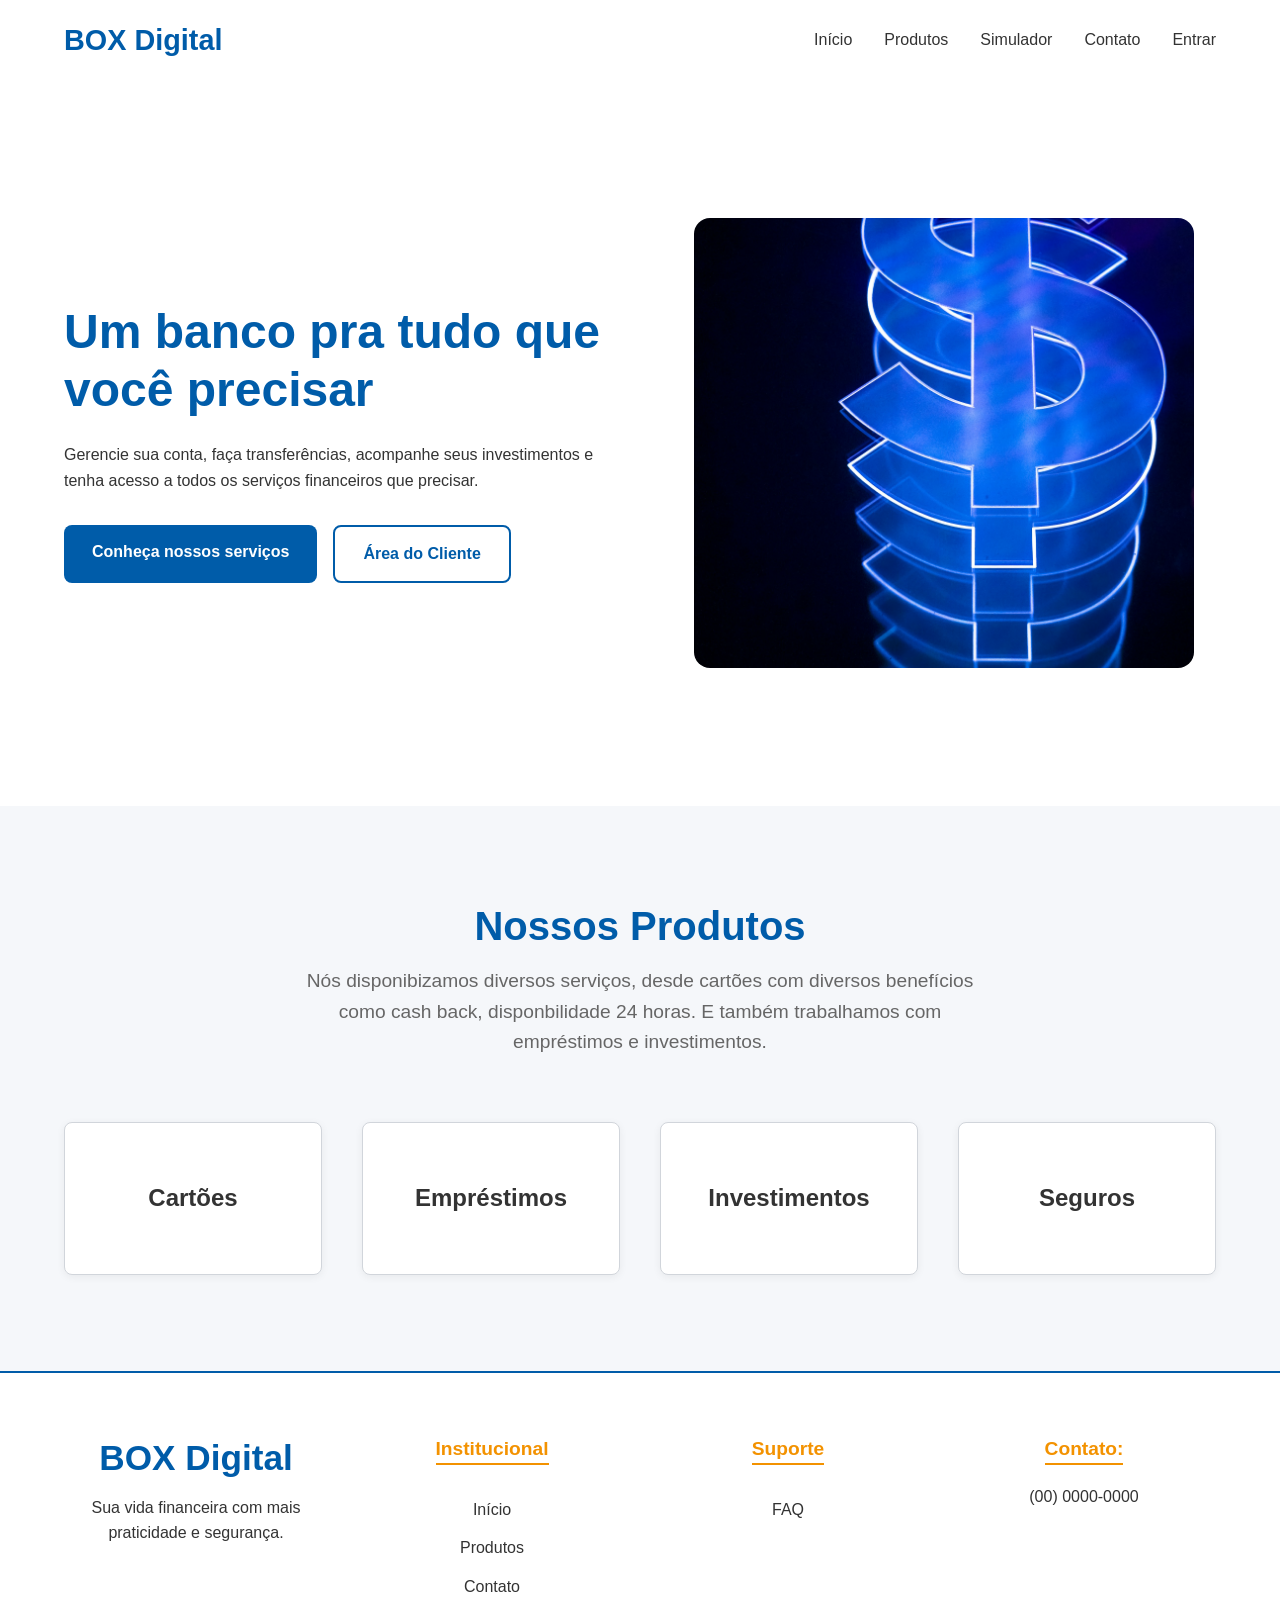
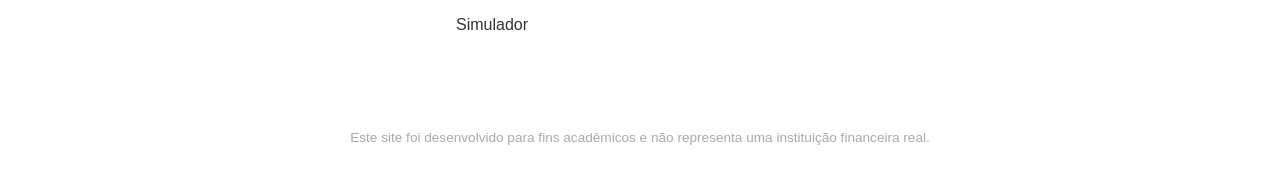
<file: index.html>
<!DOCTYPE html>
<html lang="pt-br">

<head>
    <meta charset="UTF-8">
    <meta name="viewport" content="width=device-width, initial-scale=1.0">
    <title>Página inicial | BOX Digital</title>
    <link rel="stylesheet" href="css/style.css">
    <link rel="stylesheet" href="css/home.css">
    <link rel="stylesheet" href="css/responsive.css">
</head>

<body>

    <header>
        <div class="container">
            <div class="logo">
                <a href="index.html">BOX Digital</a>
            </div>
            <nav>
                <ul class="menu">
                    <li>
                        <a href="index.html">Início</a>
                    </li>
                    <li>
                        <a href="produtos.html">Produtos</a>
                    </li>
                    <li>
                        <a href="simulador.html">Simulador</a>
                    </li>
                    <li>
                        <a href="contato.html">Contato</a>
                    </li>
                    <li>
                        <a href="login.html">Entrar</a>
                    </li>
                </ul>
            </nav>
        </div>
    </header>

    <main>
        <section class="banner">

            <div class="container">
                <div class="banner-text">
                    <h1>Um banco pra tudo que você precisar</h1>
                    <p>
                        Gerencie sua conta, faça transferências, acompanhe seus
                        investimentos e tenha acesso a todos os serviços
                        financeiros que precisar.
                    </p>
                    <div class="banner-buttons">
                        <a href="produtos.html" class="btn-primary">Conheça nossos serviços</a>
                        <a href="login.html" class="btn-secondary">Área do Cliente</a>
                    </div>
                </div>
                <div class="banner-image">
                    <img src="imagens/banner-image-1.jpg" alt="imagem do banner 1">
                </div>
            </div>
        </section>

        <!-- PRODUTOS -->

        <section class="produtos">
            <div class="container">
                <div class="produtos-header">
                    <h2>Nossos Produtos</h2>
                    <p>Nós disponibizamos diversos serviços, desde cartões com diversos benefícios como cash back,
                        disponbilidade 24 horas. E também trabalhamos com empréstimos e investimentos. </p>
                </div>
                <div class="cards">
                    <div class="card">
                        <h4>Cartões</h4>
                    </div>
                    <div class="card">
                        <h4>Empréstimos</h4>
                    </div>
                    <div class="card">
                        <h4>Investimentos</h4>
                    </div>
                    <div class="card">
                        <h4>Seguros</h4>
                    </div>
                </div>
            </div>
        </section>
    </main>

    <footer>
        <div class="container">
            <div class="footer-logo">
                <h2>BOX Digital</h2>
                <p>
                    Sua vida financeira com mais praticidade e segurança.
                </p>
            </div>
            <div class="footer-links">
                <h3>Institucional</h3>
                <a href="index.html">Início</a>
                <a href="produtos.html">Produtos</a>
                <a href="contato.html">Contato</a>
                <a href="simulador.html">Simulador</a>
            </div>
            <div class="footer-suporte footer-links">
                <h3>Suporte</h3>
                <a href="contato.html">FAQ</a>
            </div>
            <div class="footer-contato">
                <h3>Contato:</h3>
                <p>(00) 0000-0000</p>
            </div>
            <p class="footer-warning">Este site foi desenvolvido para fins acadêmicos e não representa uma instituição
                financeira real.</p>
        </div>
    </footer>

</body>

</html>
</file>
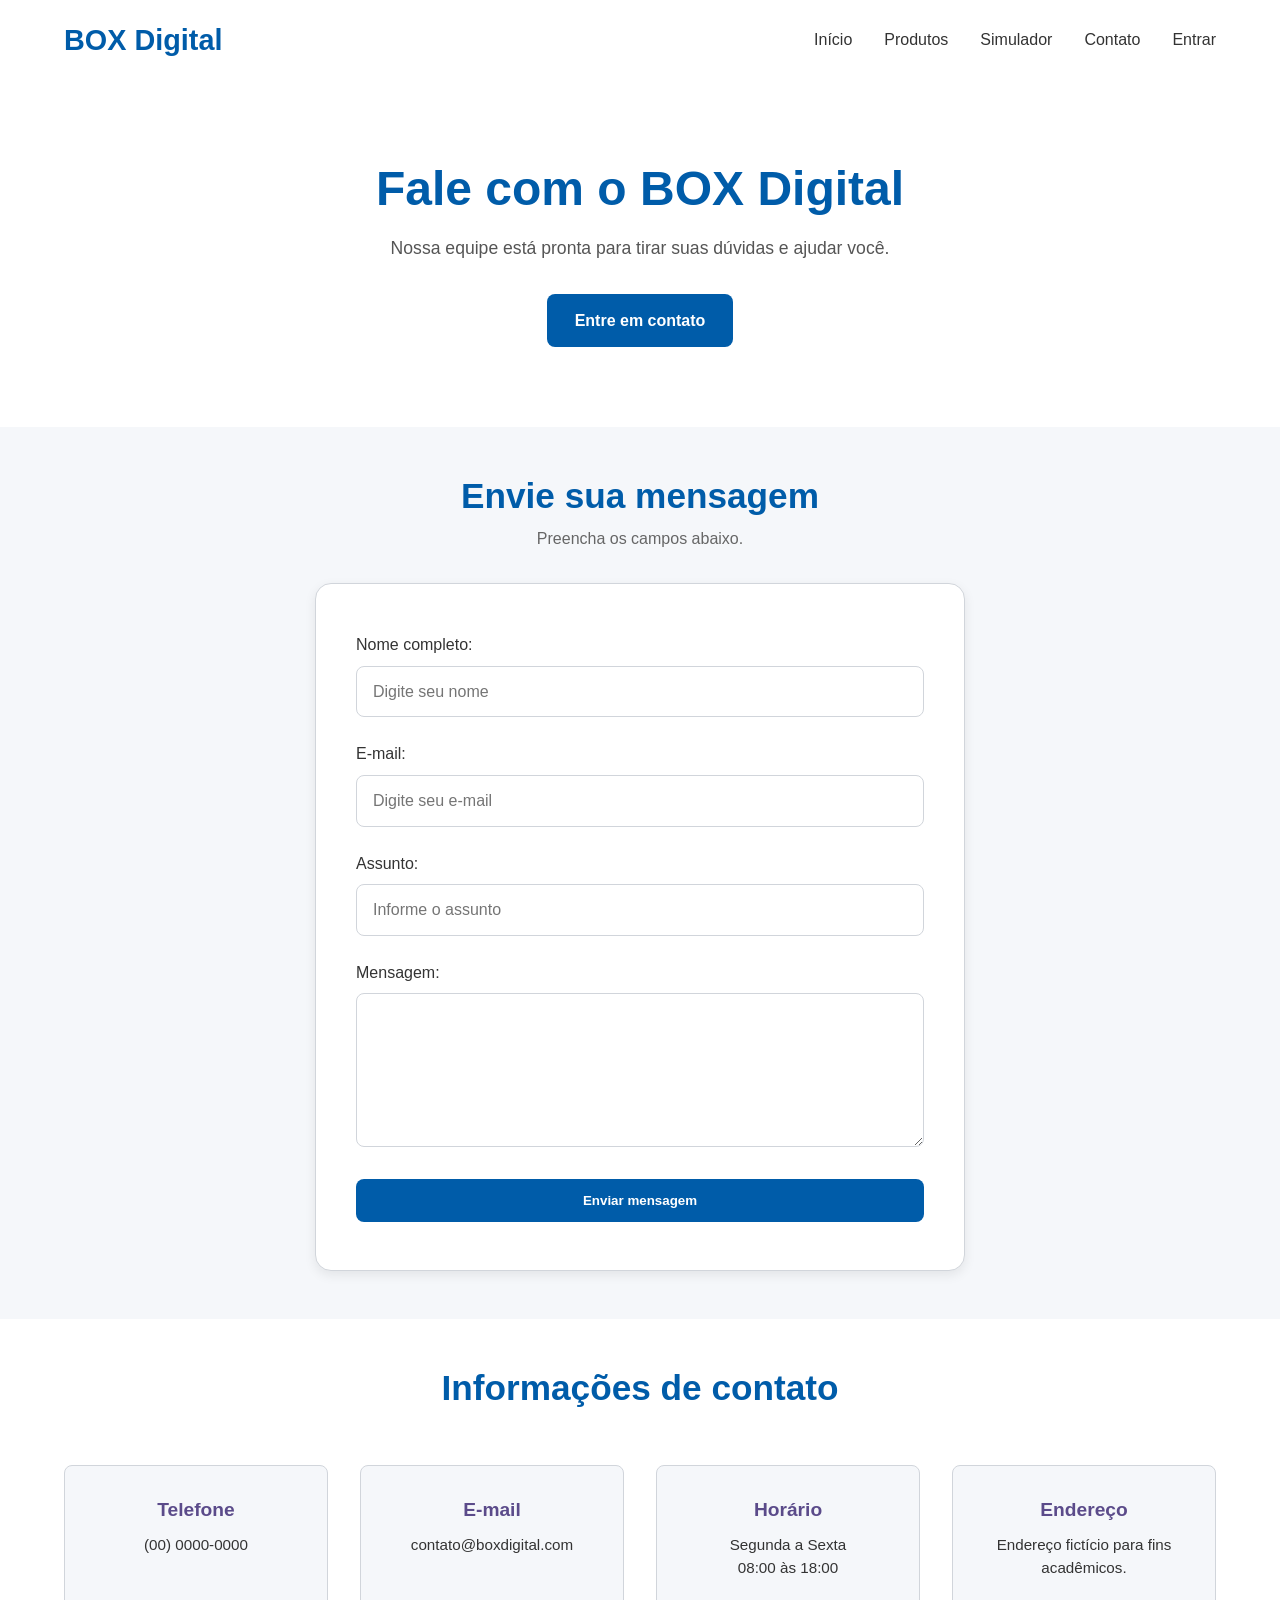
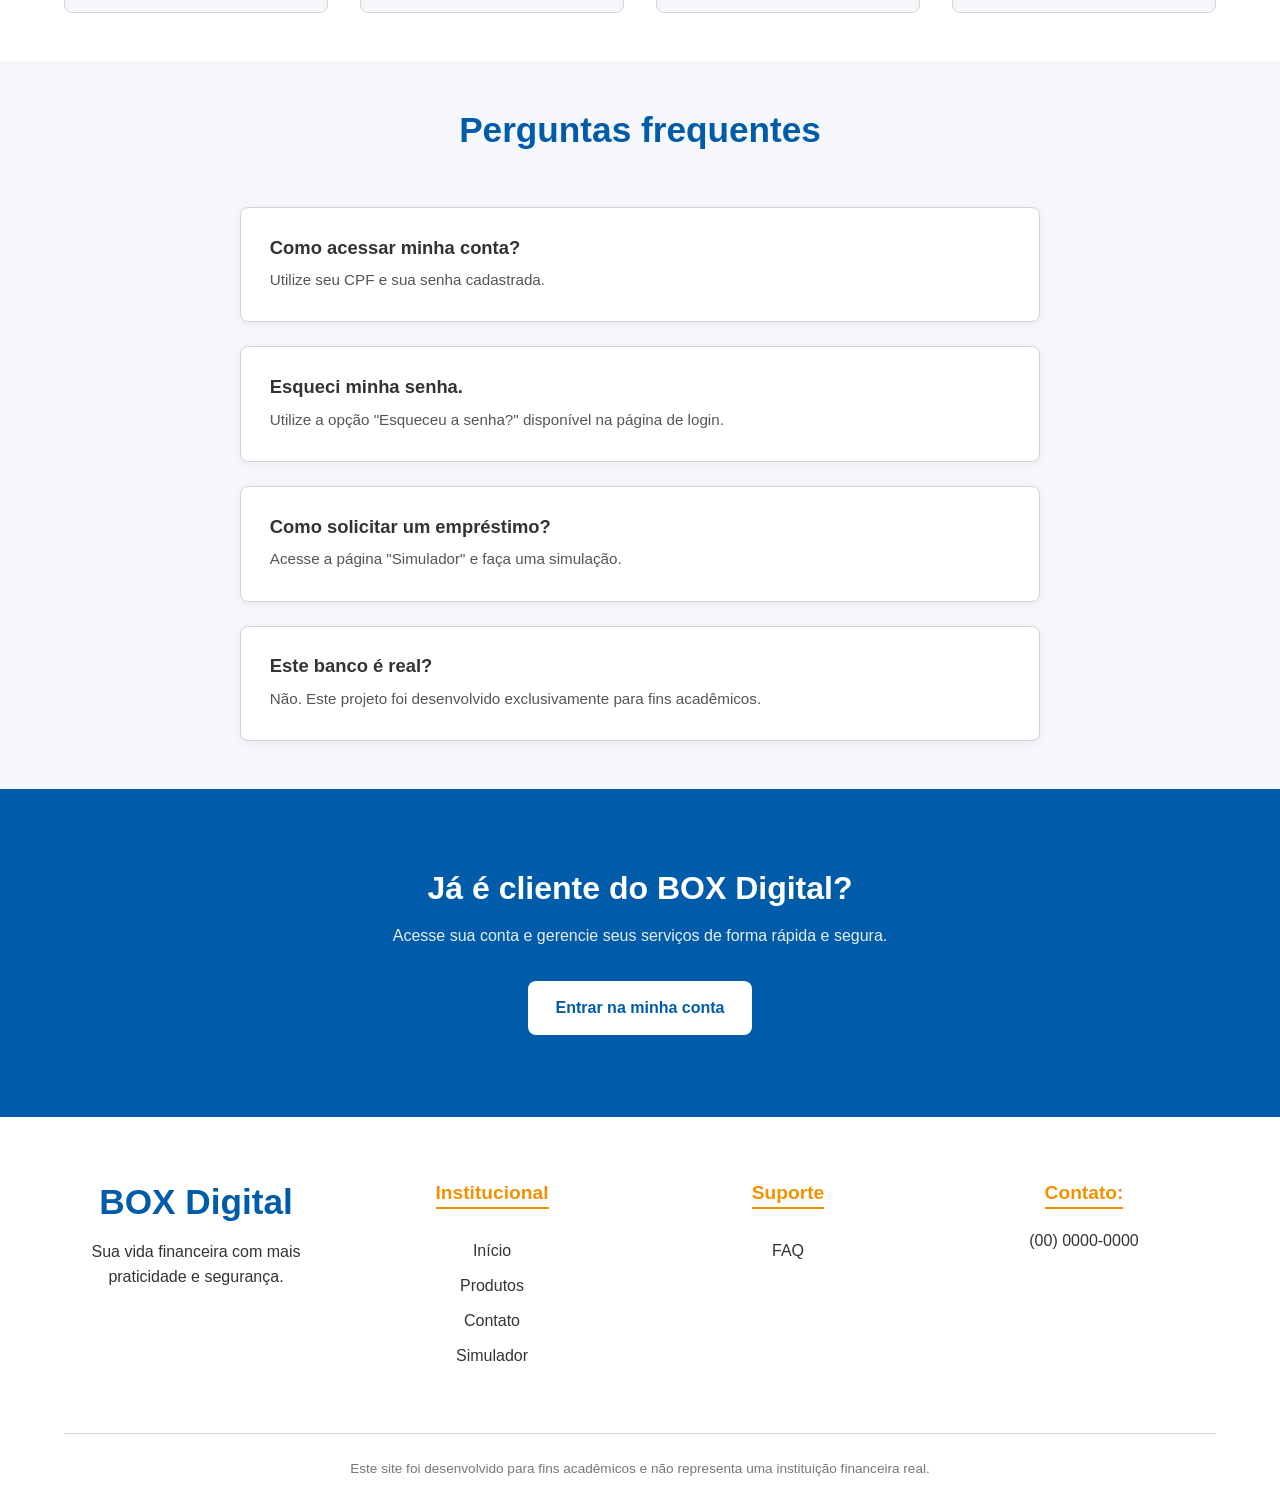
<file: contato.html>
<!DOCTYPE html>
<html lang="pt-br">

<head>
    <meta charset="UTF-8">
    <meta name="viewport" content="width=device-width, initial-scale=1.0">
    <title>Contato | BOX Digital</title>
    <link rel="stylesheet" href="css/style.css">
    <link rel="stylesheet" href="css/contato.css">
    <link rel="stylesheet" href="css/responsive.css">
</head>

<body>
    <header>
        <div class="container">
            <div class="logo">
                <a href="index.html">BOX Digital</a>
            </div>
            <nav>
                <ul class="menu">
                    <li>
                        <a href="index.html">Início</a>
                    </li>
                    <li>
                        <a href="produtos.html">Produtos</a>
                    </li>
                    <li>
                        <a href="simulador.html">Simulador</a>
                    </li>
                    <li>
                        <a href="contato.html">Contato</a>
                    </li>
                    <li>
                        <a href="login.html">Entrar</a>
                    </li>
                </ul>
            </nav>
        </div>
    </header>


    <main>
        <!-- BANNER -->
        <section class="banner">
            <div class="banner-text">
                <h1>Fale com o BOX Digital</h1>
                <p>Nossa equipe está pronta para tirar suas dúvidas e ajudar você.</p>
            </div>
            <div class="banner-buttons">
                <a href="#contato" class="btn-primary">Entre em contato</a>
            </div>

            <div class="banner-image">
                <!-- <img src="/imagens/imagem_fundo_1.png" alt="Aplicativo BOX Digital"> -->
            </div>
        </section>

        <section class="contato" id="contato">
            <div class="container">

                <div class="contato-header">
                    <h2>Envie sua mensagem</h2>
                    <p>Preencha os campos abaixo.</p>
                </div>
                <!-- FORMULARIO -->
                <form class="contato-form" action="">
                    <div class="grupo-input">
                        <label for="nome">Nome completo:</label>
                        <input type="text" id="nome" name="nome" placeholder="Digite seu nome" required>
                    </div>

                    <div class="grupo-input">
                        <label for="email">E-mail:</label>
                        <input type="email" id="email" name="email" placeholder="Digite seu e-mail" required>
                    </div>

                    <div class="grupo-input">
                        <label for="assunto">Assunto:</label>
                        <input type="text" id="assunto" name="assunto" placeholder="Informe o assunto" required>
                    </div>

                    <div class="grupo-input">
                        <label for="mensagem">Mensagem:</label>

                        <textarea id="mensagem" name="mensagem" rows="5" placeholder="Digite sua mensagem" required>
                        </textarea>
                    </div>

                    <button class="btn-primary" type="submit">
                        Enviar mensagem
                    </button>

                </form>
            </div>
        </section>
        <!-- INFORMAÇÕES -->
        <section class="informacoes">
            <div class="container">
                <h2>Informações de contato</h2>

                <div class="informacoes-cards">
                    <div class="informacao-card">
                        <h3>Telefone</h3>
                        <p>(00) 0000-0000</p>
                    </div>

                    <div class="informacao-card">
                        <h3>E-mail</h3>
                        <p>contato@boxdigital.com</p>
                    </div>

                    <div class="informacao-card">
                        <h3>Horário</h3>
                        <p>Segunda a Sexta<br>08:00 às 18:00</p>
                    </div>

                    <div class="informacao-card">
                        <h3>Endereço</h3>
                        <p>Endereço fictício para fins acadêmicos.</p>
                    </div>
                </div>
            </div>
        </section>

        <!-- FAQ -->
        <section class="faq">
            <div class="container">
                <h2>Perguntas frequentes</h2>

                <div class="faq-list">
                    <div class="faq-item">
                        <h3>Como acessar minha conta?</h3>
                        <p>Utilize seu CPF e sua senha cadastrada.</p>
                    </div>
                    <div class="faq-item">
                        <h3>Esqueci minha senha.</h3>
                        <p>Utilize a opção "Esqueceu a senha?" disponível na página de login.</p>
                    </div>
                    <div class="faq-item">
                        <h3>Como solicitar um empréstimo?</h3>
                        <p>Acesse a página "Simulador" e faça uma simulação.</p>
                    </div>
                    <div class="faq-item">
                        <h3>Este banco é real?</h3>
                        <p>Não. Este projeto foi desenvolvido exclusivamente para fins acadêmicos.</p>
                    </div>
                </div>
            </div>
        </section>

        <!-- CTA -->
        <section class="cta">
            <div class="cta-container">

                <h2>Já é cliente do BOX Digital?</h2>

                <p>
                    Acesse sua conta e gerencie seus serviços de forma rápida e segura.
                </p>

                <a href="login.html" class="btn-primary">
                    Entrar na minha conta
                </a>

            </div>
        </section>
    </main>

    <!-- FOOTER -->
    <footer>
        <div class="container">
            <div class="footer-logo">
                <h2>BOX Digital</h2>
                <p>
                    Sua vida financeira com mais praticidade e segurança.
                </p>
            </div>
            <div class="footer-links">
                <h3>Institucional</h3>
                <a href="index.html">Início</a>
                <a href="produtos.html">Produtos</a>
                <a href="contato.html">Contato</a>
                <a href="simulador.html">Simulador</a>
            </div>
            <div class="footer-suporte footer-links">
                <h3>Suporte</h3>
                <a href="contato.html">FAQ</a>
            </div>
            <div class="footer-contato">
                <h3>Contato:</h3>
                <p>(00) 0000-0000</p>
            </div>
            <p class="footer-warning">Este site foi desenvolvido para fins acadêmicos e não representa uma instituição
                financeira real.</p>
        </div>
    </footer>
    <script src="js/contato.js"></script>
</body>

</html>
</file>
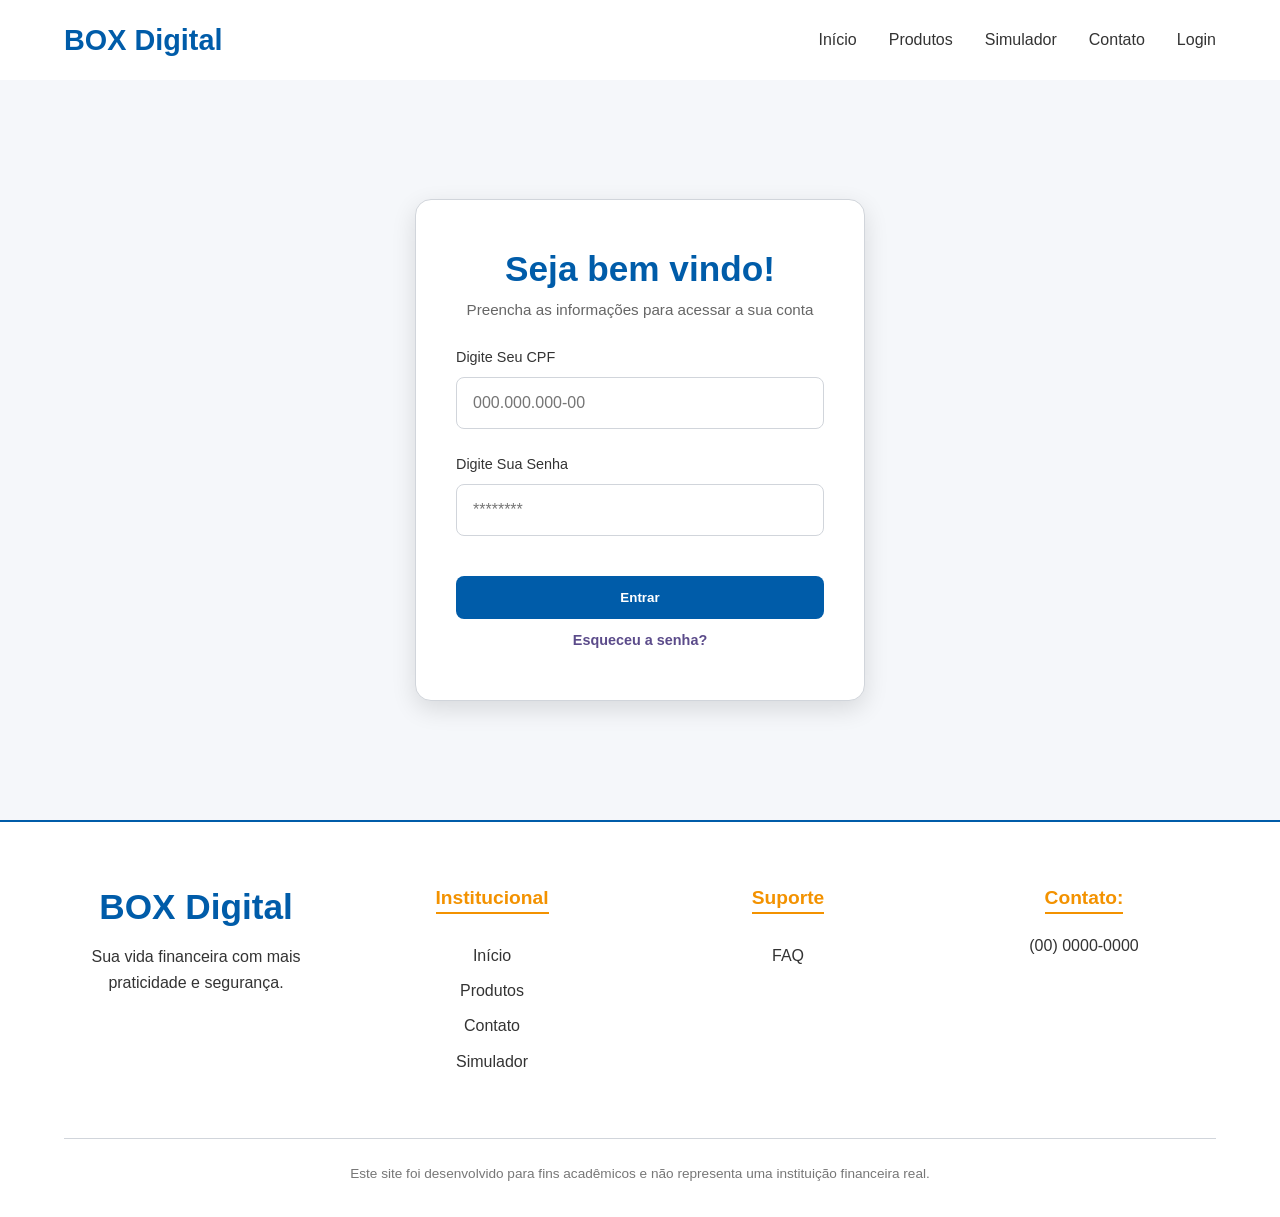
<file: login.html>
<!DOCTYPE html>
<html lang="pt-br">

<head>
    <meta charset="UTF-8">
    <meta name="viewport" content="width=device-width, initial-scale=1.0">
    <title>Login | BOX Digital</title>
    <link rel="stylesheet" href="css/style.css">
    <link rel="stylesheet" href="css/login.css">
    <link rel="stylesheet" href="css/responsive.css">
</head>

<body>
    <header>
        <div class="container">
            <div class="logo">
                <a href="index.html">BOX Digital</a>
            </div>
            <nav>
                <ul class="menu">
                    <li>
                        <a href="index.html">Início</a>
                    </li>
                    <li>
                        <a href="produtos.html">Produtos</a>
                    </li>
                    <li>
                        <a href="simulador.html">Simulador</a>
                    </li>
                    <li>
                        <a href="contato.html">Contato</a>
                    </li>
                    <li>
                        <a href="login.html">Login</a>
                    </li>
                </ul>
            </nav>
        </div>
    </header>

    <main>
        <section class="login">
            <div class="login-container">

                <div class="login-header">
                    <h1>Seja bem vindo!</h1>
                    <p>Preencha as informações para acessar a sua conta</p>
                </div>

                    <form class="login-form" action="">
                        <div class="input-group">
                            <label for="cpf">Digite Seu CPF</label>
                            <input type="text" name="cpf" id="cpf" placeholder="000.000.000-00" required>
                        </div>

                        <div class="input-group">
                            <label for="senha">Digite Sua Senha</label>
                            <input type="password" name="senha" id="senha" placeholder="********" required>
                        </div>

                        <button class="btn-primary" type="submit">Entrar</button>
                    </form>

                <div class="forgot-password">
                    <a href="#">Esqueceu a senha?</a>
                </div>

            </div>
        </section>
    </main>

    <footer>
        <div class="container">
            <div class="footer-logo">
                <h2>BOX Digital</h2>
                <p>
                    Sua vida financeira com mais praticidade e segurança.
                </p>
            </div>
            <div class="footer-links">
                <h3>Institucional</h3>
                <a href="index.html">Início</a>
                <a href="produtos.html">Produtos</a>
                <a href="contato.html">Contato</a>
                <a href="simulador.html">Simulador</a>
            </div>
            <div class="footer-suporte footer-links">
                <h3>Suporte</h3>
                <a href="contato.html">FAQ</a>
            </div>
            <div class="footer-contato">
                <h3>Contato:</h3>
                <p>(00) 0000-0000</p>
            </div>
            <p class="footer-warning">Este site foi desenvolvido para fins acadêmicos e não representa uma instituição financeira real.</p>
        </div>
    </footer>
    <script src="js/login.js"></script>
</body>

</html>
</file>
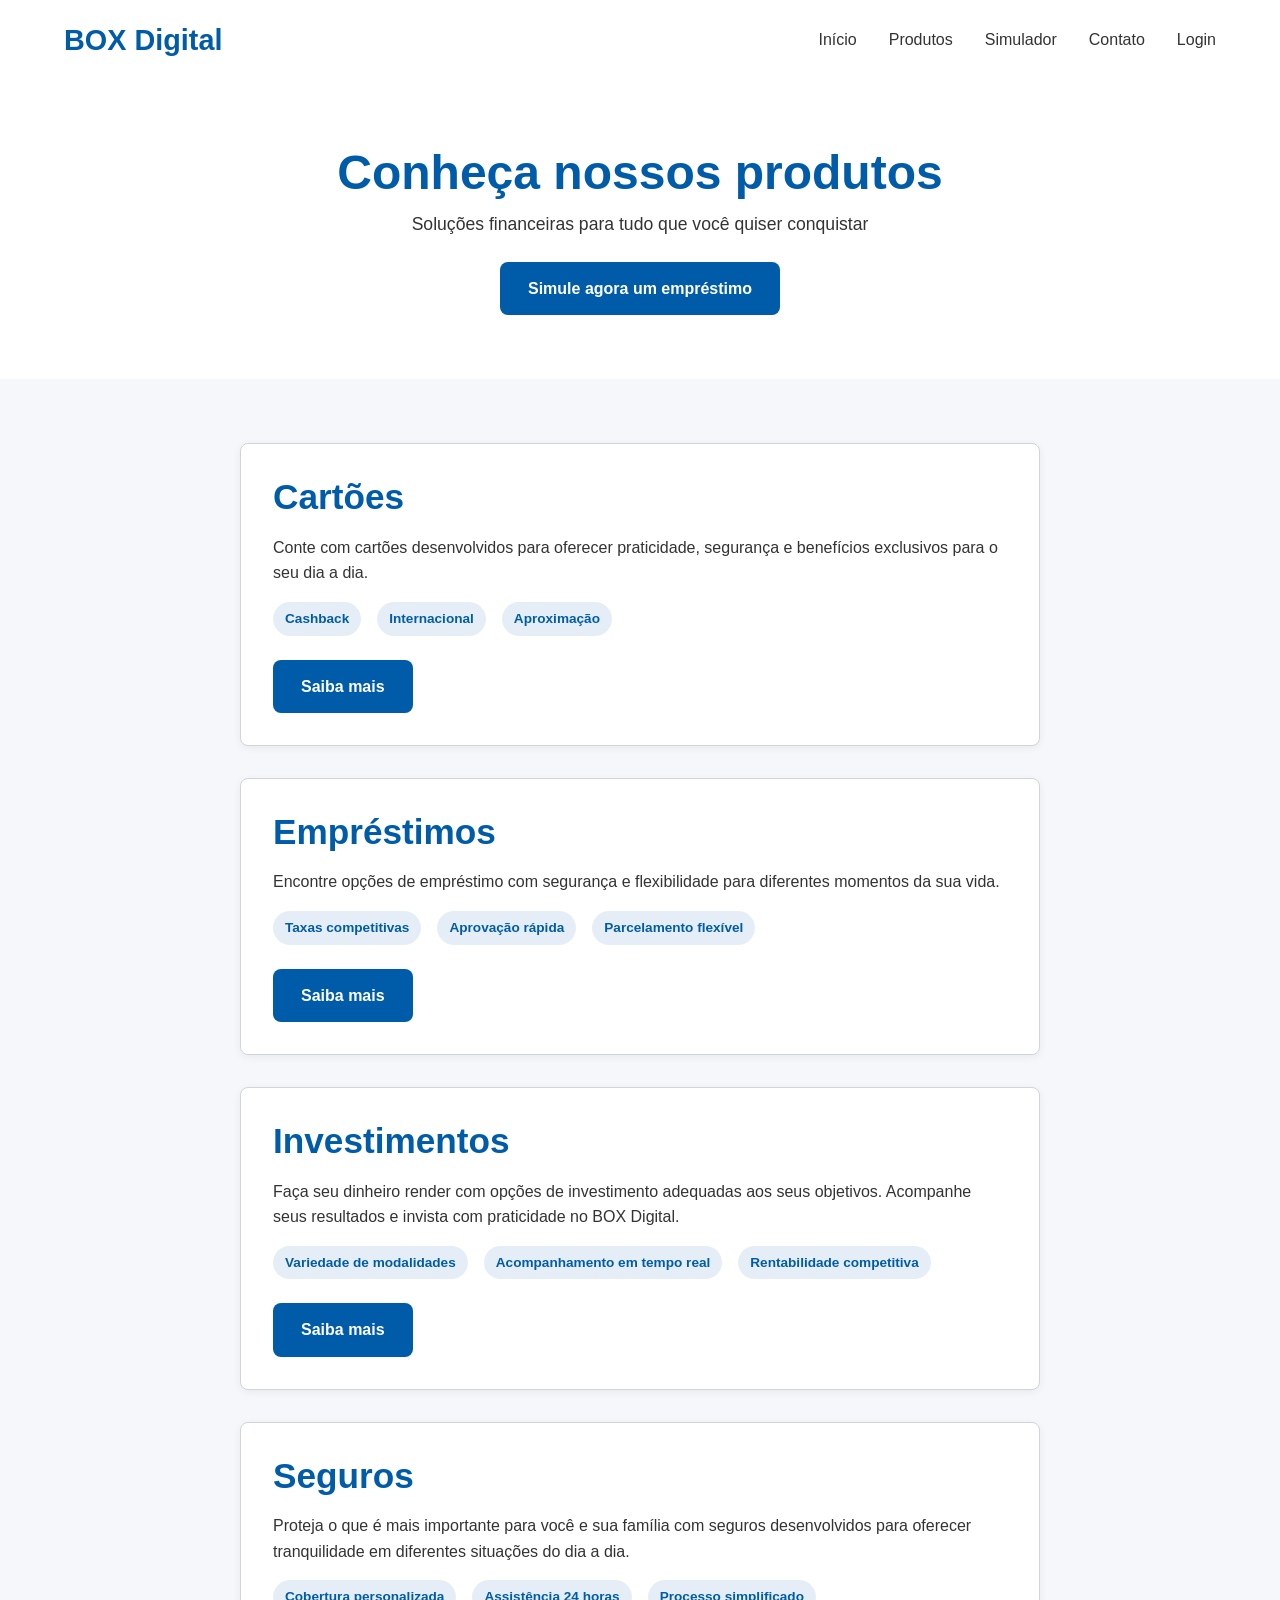
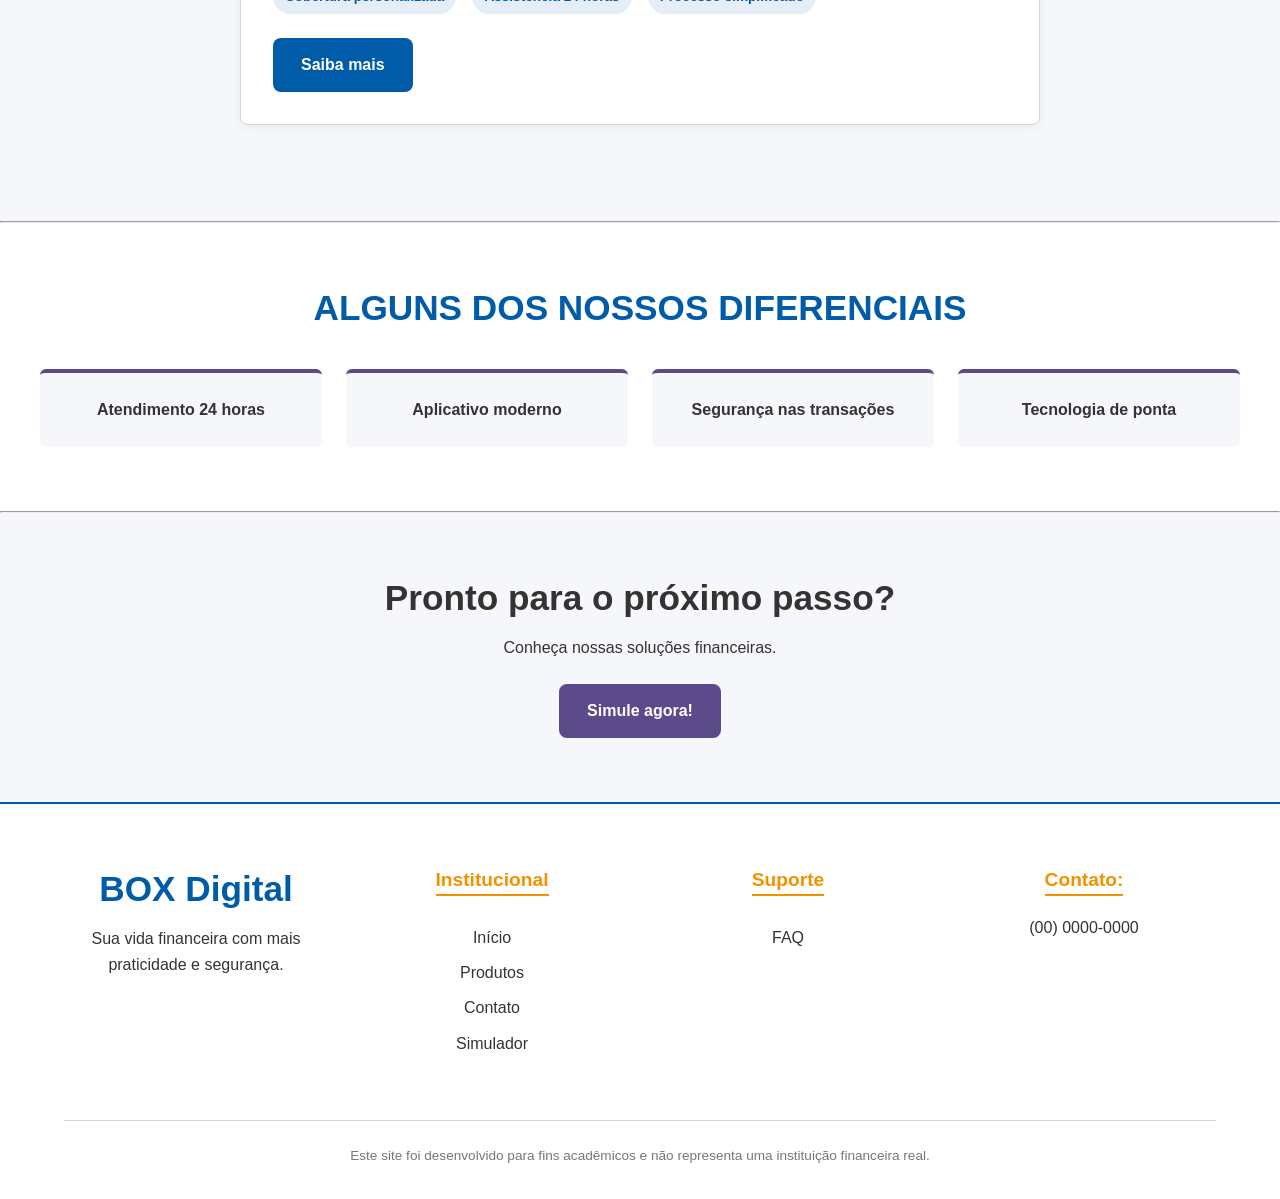
<file: produtos.html>
<!DOCTYPE html>
<html lang="pt-br">

<head>
    <meta charset="UTF-8">
    <meta name="viewport" content="width=device-width, initial-scale=1.0">
    <title>Produtos | BOX Digital</title>
    <link rel="stylesheet" href="css/style.css">
    <link rel="stylesheet" href="css/produtos.css">
    <link rel="stylesheet" href="css/responsive.css">
</head>

<body>

    <header>
        <div class="container">
            <div class="logo">
                <a href="index.html">BOX Digital</a>
            </div>
            <nav>
                <ul class="menu">
                    <li>
                        <a href="index.html">Início</a>
                    </li>
                    <li>
                        <a href="produtos.html">Produtos</a>
                    </li>
                    <li>
                        <a href="simulador.html">Simulador</a>
                    </li>
                    <li>
                        <a href="contato.html">Contato</a>
                    </li>
                    <li>
                        <a href="login.html">Login</a>
                    </li>
                </ul>
            </nav>
        </div>
    </header>

    <!-- BANNER  -->
    <main>
        <section class="banner">
            <div class="banner-text">
                <h1>Conheça nossos produtos</h1>
                <p>Soluções financeiras para tudo que você quiser conquistar</p>

                <div class="banner-buttons">
                    <a href="simulador.html" class="btn-primary">Simule agora um empréstimo</a>
                </div>
            </div>

            <div class="banner-image">
                <!-- imagem -->
            </div>
        </section>

    <!-- PRODUTOS -->
        <section class="produtos">
            <article class="produto-card">
                <div class="produto-image">
                    <!-- imagem -->
                </div>
                <div class="produto-info">
                    <h2>Cartões</h2>
                    <p>Conte com cartões desenvolvidos para oferecer praticidade, segurança e benefícios exclusivos para
                        o seu dia a dia.</p>
                    <ul class="produto-benefits">
                        <li>Cashback</li>
                        <li>Internacional</li>
                        <li>Aproximação</li>
                    </ul>

                    <a href="#" class="btn-primary">
                        Saiba mais
                    </a>
                </div>
            </article>

            <article class="produto-card">
                <div class="produto-image">
                    <!-- imagem -->
                </div>
                <div class="produto-info">
                    <h2>Empréstimos</h2>
                    <p>Encontre opções de empréstimo com segurança e flexibilidade para diferentes momentos da sua vida.</p>
                    <ul class="produto-benefits">
                        <li>Taxas competitivas</li>
                        <li>Aprovação rápida</li>
                        <li>Parcelamento flexível</li>
                    </ul>

                    <a href="#" class="btn-primary">
                        Saiba mais
                    </a>
                </div>
            </article>

            <article class="produto-card">
                <div class="produto-image">
                    <!-- imagem -->
                </div>
                <div class="produto-info">
                    <h2>Investimentos</h2>
                    <p>Faça seu dinheiro render com opções de investimento adequadas aos seus objetivos. Acompanhe seus
                        resultados e invista com praticidade no BOX Digital.</p>
                    <ul class="produto-benefits">
                        <li>Variedade de modalidades</li>
                        <li>Acompanhamento em tempo real</li>
                        <li>Rentabilidade competitiva</li>
                    </ul>

                    <a href="#" class="btn-primary">
                        Saiba mais
                    </a>
                </div>
            </article>

            <article class="produto-card">
                <div class="produto-image">
                    <!-- imagem -->
                </div>
                <div class="produto-info">
                    <h2>Seguros</h2>
                    <p>Proteja o que é mais importante para você e sua família com seguros desenvolvidos para oferecer
                        tranquilidade em diferentes situações do dia a dia.</p>
                    <ul class="produto-benefits">
                        <li>Cobertura personalizada</li>
                        <li>Assistência 24 horas</li>
                        <li>Processo simplificado</li>
                    </ul>

                    <a href="#" class="btn-primary">
                        Saiba mais
                    </a>
                </div>
            </article>

        </section>

        <hr>
    <!-- DIFERENCIAIS -->
        <section class="diferenciais">
            <h2>ALGUNS DOS NOSSOS DIFERENCIAIS</h2>
            <div class="diferenciais-cards">
                <ul>
                    <li class="diferenciais-card">
                        Atendimento 24 horas
                    </li>

                    <li class="diferenciais-card">
                        Aplicativo moderno
                    </li>

                    <li class="diferenciais-card">
                        Segurança nas transações
                    </li>

                    <li class="diferenciais-card">
                        Tecnologia de ponta
                    </li>
                </ul>
            </div>
        </section>

        <hr>
        <!-- CTA - call to action -->
        <section class="cta">
            <div class="cta-container">
                <h2>Pronto para o próximo passo?</h2>

                <p>Conheça nossas soluções financeiras.</p>

                <a href="simulador.html" class="btn-primary">Simule agora!</a>
            </div>

        </section>

    </main>

    <footer>
        <div class="container">
            <div class="footer-logo">
                <h2>BOX Digital</h2>
                <p>
                    Sua vida financeira com mais praticidade e segurança.
                </p>
            </div>
            <div class="footer-links">
                <h3>Institucional</h3>
                <a href="index.html">Início</a>
                <a href="produtos.html">Produtos</a>
                <a href="contato.html">Contato</a>
                <a href="simulador.html">Simulador</a>
            </div>
            <div class="footer-suporte footer-links">
                <h3>Suporte</h3>
                <a href="contato.html">FAQ</a>
            </div>
            <div class="footer-contato">
                <h3>Contato:</h3>
                <p>(00) 0000-0000</p>
            </div>
            <p class="footer-warning">Este site foi desenvolvido para fins acadêmicos e não representa uma instituição
                financeira real.</p>
        </div>
    </footer>

</body>

</html>
</file>
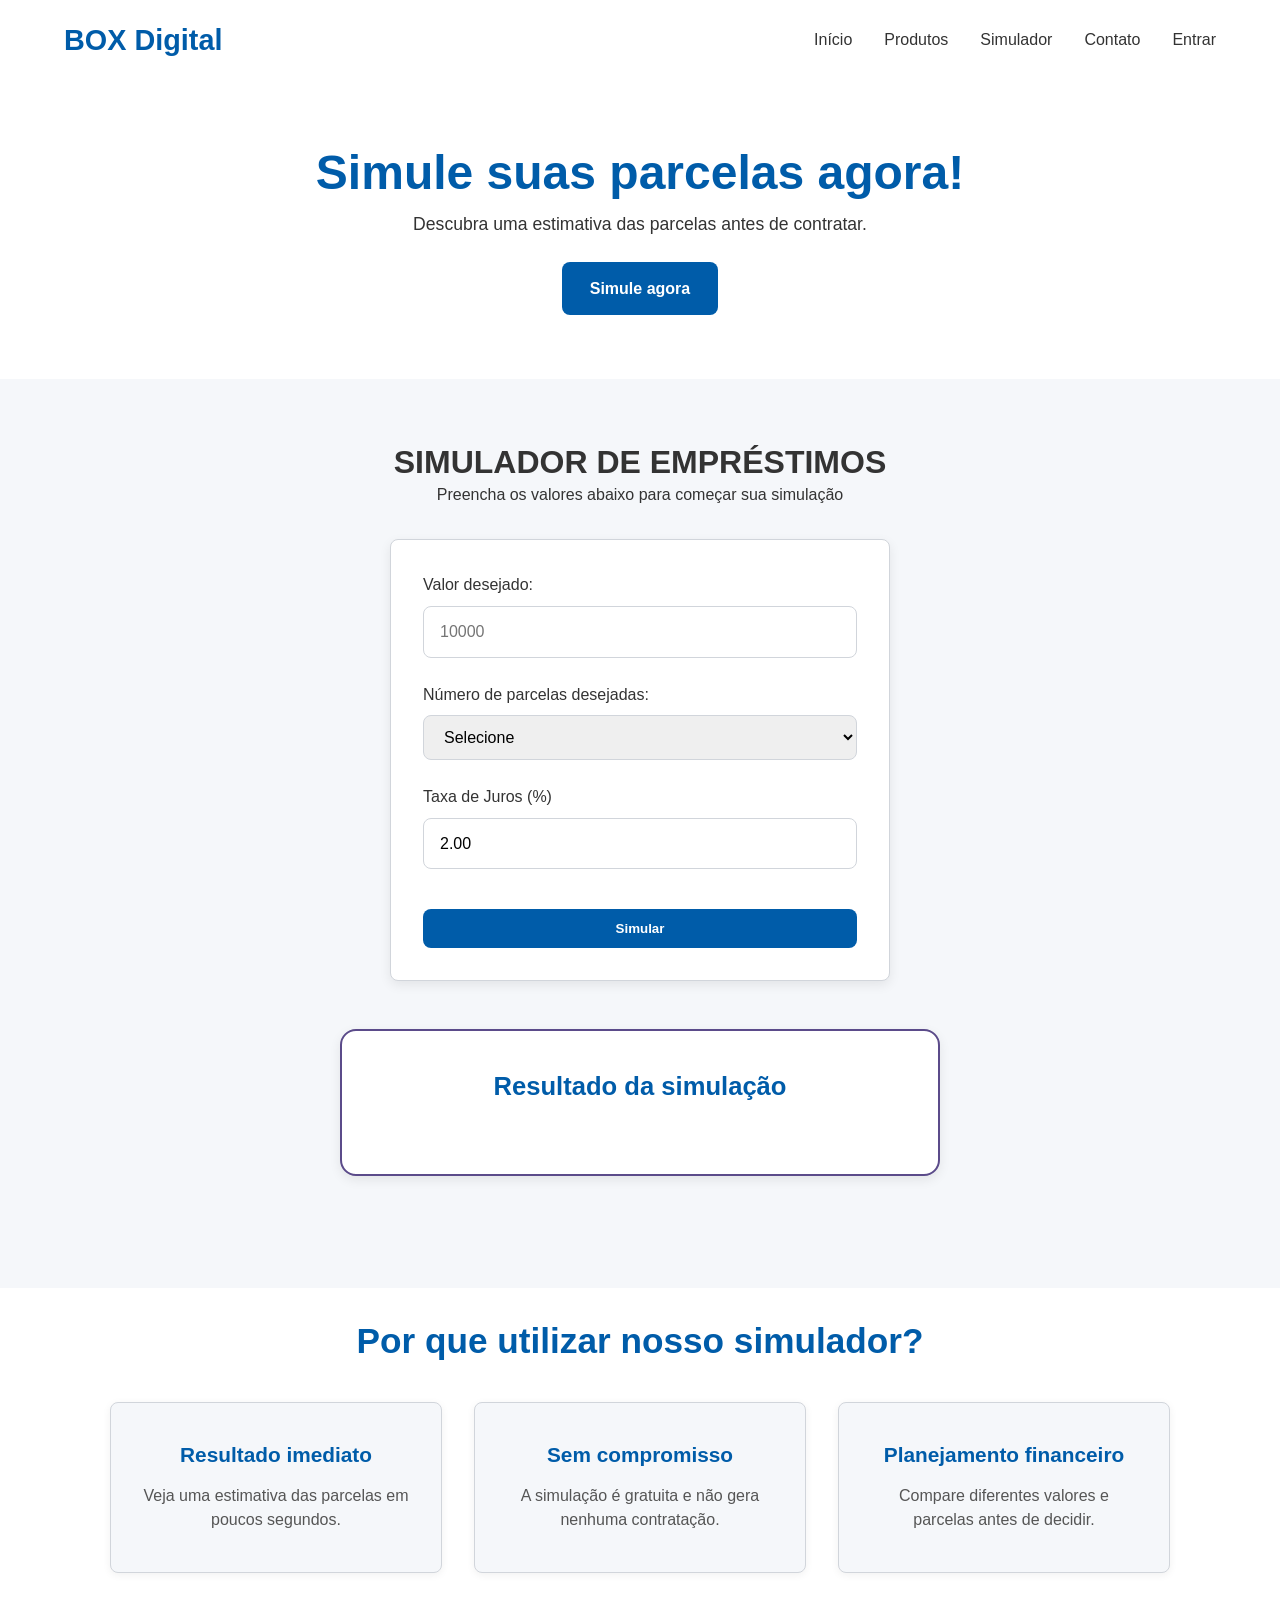
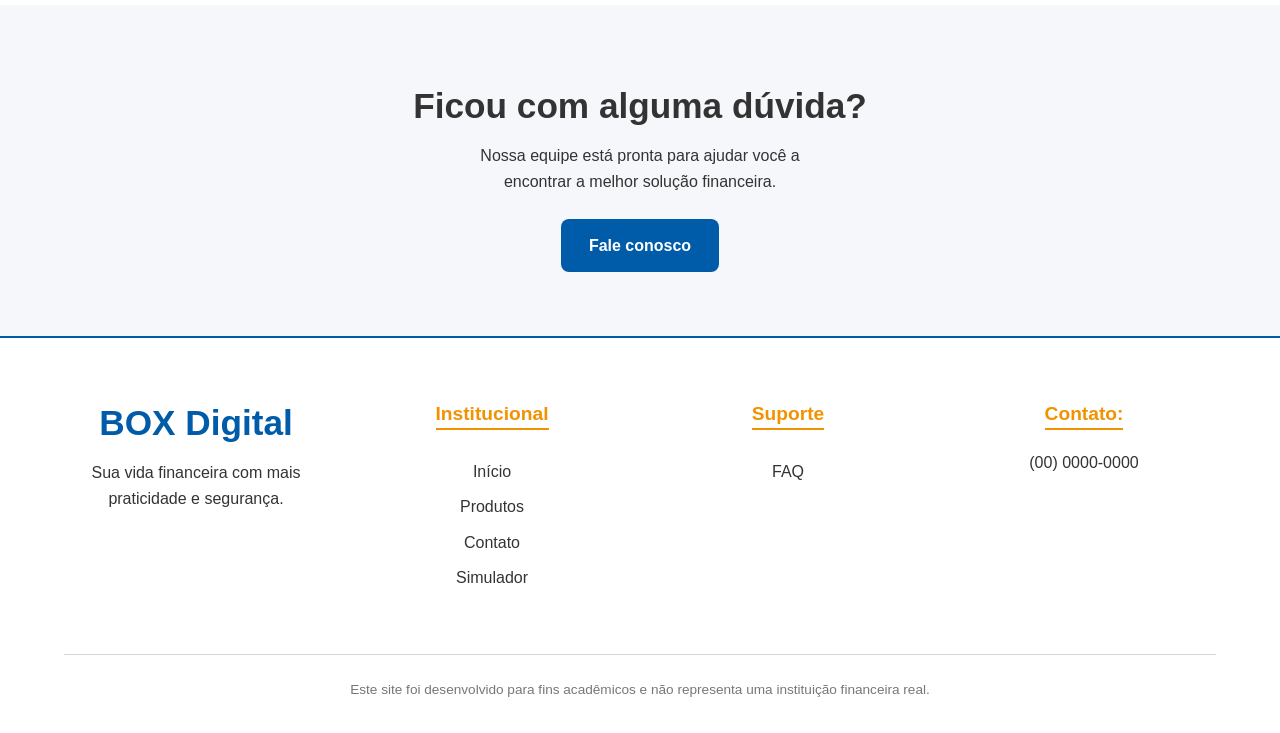
<file: simulador.html>
<!DOCTYPE html>
<html lang="pt-br">

<head>
    <meta charset="UTF-8">
    <meta name="viewport" content="width=device-width, initial-scale=1.0">
    <title>Simulador | BOX Digital</title>
    <link rel="stylesheet" href="css/style.css">
    <link rel="stylesheet" href="css/simulador.css">
    <link rel="stylesheet" href="css/responsive.css">
</head>

<body>
    <header>
        <div class="container">
            <div class="logo">
                <a href="index.html">BOX Digital</a>
            </div>
            <nav>
                <ul class="menu">
                    <li>
                        <a href="index.html">Início</a>
                    </li>
                    <li>
                        <a href="produtos.html">Produtos</a>
                    </li>
                    <li>
                        <a href="simulador.html">Simulador</a>
                    </li>
                    <li>
                        <a href="contato.html">Contato</a>
                    </li>
                    <li>
                        <a href="login.html">Entrar</a>
                    </li>
                </ul>
            </nav>
        </div>
    </header>


    <main>
        <section class="banner">
            <div class="banner-text">
                <h1>Simule suas parcelas agora!</h1>
                <p>
                    Descubra uma estimativa das parcelas
                    antes de contratar.
                </p>

                <div class="banner-buttons">
                    <a href="#simulador" class="btn-primary">Simule agora</a>
                </div>
            </div>

            <div class="banner-image">
                <!-- <img src="/imagens/imagem_fundo_1.png" alt="Aplicativo BOX Digital"> -->
            </div>
        </section>

        <!-- SIMULADOR -->
        <section class="simulador" id="simulador">
            <div class="container">
                <div class="simulador-header">
                    <h2>SIMULADOR DE EMPRÉSTIMOS</h2>
                    <p>Preencha os valores abaixo para começar sua simulação</p>
                </div>

                <form class="simulador-form">

                    <div class="grupo-input">
                        <label for="valor">Valor desejado:</label>
                        <input type="number" id="valor" name="valor" placeholder="10000" min="500" step="100" required>
                    </div>
                    <!-- required = precisa preencher obrigatório, step = aumenta de 100 em 100-->
                    <div class="grupo-input">
                        <label for="parcelas">Número de parcelas desejadas:</label>
                        <select name="parcelas" id="parcelas" required>
                            <option value="">Selecione</option>
                            <option value="12">12x</option>
                            <option value="24">24x</option>
                            <option value="36">36x</option>
                            <option value="48">48x</option>
                            <option value="60">60x</option>
                        </select>
                    </div>

                    <div class="grupo-input">
                        <label for="juros">Taxa de Juros (%)</label>
                        <input type="number" id="juros" name="juros" value="2.00" readonly>
                    </div>
                    <!-- readonly = valor fixo -->
                    <button class="btn-primary" type="submit">
                        Simular
                    </button>
                </form>

                <section class="resultado">

                    <h2>Resultado da simulação</h2>
                    <div class="resultado-container">
                        <!--  -->
                    </div>

                </section>

            </div>
        </section>

        <section class="informacoes">
            <h2>Por que utilizar nosso simulador?</h2>
            <div class="informacoes-cards">
                <div class="informacao-card">
                    <h3>Resultado imediato</h3>
                    <p>Veja uma estimativa das parcelas em poucos segundos.</p>
                </div>
                <div class="informacao-card">
                    <h3>Sem compromisso</h3>
                    <p>A simulação é gratuita e não gera nenhuma contratação.</p>
                </div>
                <div class="informacao-card">
                    <h3>Planejamento financeiro</h3>
                    <p>Compare diferentes valores e parcelas antes de decidir.</p>
                </div>
            </div>
        </section>


        <section class="cta">
            <div class="cta-container">

                <h2>Ficou com alguma dúvida?</h2>
                <p>Nossa equipe está pronta para ajudar você a <br> encontrar a melhor solução financeira.</p>

            </div>
            <a href="contato.html" class="btn-primary">
                Fale conosco
            </a>

        </section>
    </main>


    <footer>
        <div class="container">
            <div class="footer-logo">
                <h2>BOX Digital</h2>
                <p>
                    Sua vida financeira com mais praticidade e segurança.
                </p>
            </div>
            <div class="footer-links">
                <h3>Institucional</h3>
                <a href="index.html">Início</a>
                <a href="produtos.html">Produtos</a>
                <a href="contato.html">Contato</a>
                <a href="simulador.html">Simulador</a>
            </div>
            <div class="footer-suporte footer-links">
                <h3>Suporte</h3>
                <a href="contato.html">FAQ</a>
            </div>
            <div class="footer-contato">
                <h3>Contato:</h3>
                <p>(00) 0000-0000</p>
            </div>
            <p class="footer-warning">Este site foi desenvolvido para fins acadêmicos e não representa uma instituição
                financeira real.</p>
        </div>
    </footer>
    <script src="js/simulador.js"></script>
</body>

</html>
</file>
<file: css/style.css>
/* ==========================
RESET
==========================*/

* {
    margin: 0;
    padding: 0;
    box-sizing: border-box;
}

html {
    scroll-behavior: smooth;
}

/* smooth = deslize suave da barra de rolagem */

/* ==========================
VARIÁVEIS
========================== */

:root {
    --primary-color: #005CA9;
    --secondary-color: #5B4B8A;
    --glow-color: #F39200;
    --background-color: #F5F7FA;
    --white: #FFFFFF;
    --text-color: #333333;
    /* ou #1F2937 */

    --border-color: #D1D5DB;
    --radius-sm: 6px;
    --radius-md: 8px;
    --radius-lg: 16px;

    --shadow-sm: 0 2px 8px rgba(0, 0, 0, .06);
    --shadow-md: 0 4px 12px rgba(0, 0, 0, .08);
    --shadow-lg: 0 8px 24px rgba(0, 0, 0, .12);
    /* 0 = embaixo, 4= altura, 12 = desfoque e rgba = cor da sombra(.08 = clarinho) */
}

/* ==========================
CONFIGURAÇÕES GERAIS
========================== */

body {
    background-color: var(--background-color);
    color: var(--text-color);
    font-family: 'Poppins', sans-serif;
    line-height: 1.6;

    min-height:100vh;  /* tela com tamanho minimo */
}

/* =========================
ELEMENTOS
========================= */
a {
    text-decoration: none;
    color: inherit;
}

img {
    max-width: 100%;
    display: block;
}

button{
    border:none;
    background:none;
}

input,
select,
textarea{
    width:100%;
    padding:12px 16px;

    border:1px solid var(--border-color);
    border-radius:var(--radius-md);

    outline:none;/* remove uma borda, pos clique do navegador */

    transition:
    border-color .3s ease,
    box-shadow .3s ease;

    font: inherit;
    /* recebe a fonte usada */
}

input:focus,
textarea:focus,
select:focus{
    border-color:var(--primary-color);
    box-shadow:0 0 0 3px rgba(0,92,169,.15);
}
/* focus = deixa o icone selecionado para quando for clicado ou ativo*/
/* ==========================
TAMANHO TEXTO
========================== */
h1,
h2,
h3{
    line-height:1.2;
}

h1 {
    font-size: 3rem;
}

h2 {
    font-size: 2.2rem;
}

h3 {
    font-size: 1.6rem;
}

p {
    font-size: 1rem;
}

/* ==========================
CONTAINER
========================== */

.container {
    width: 90%;
    max-width: 1200px;
    margin: auto;
}

/* ==========================
BOTÕES
========================== */

.btn-primary {
    display: inline-block;
    padding: 14px 28px;
    border: none;
    border-radius: var(--radius-md);
    cursor: pointer; /* muda o cursor */

    background-color: var(--primary-color);
    color: var(--white);

    font-weight: bold;

    transition:
        background-color .3s ease,
        transform .3s ease,
        box-shadow .3s ease;
    /* transição de cor,sombra e transformação ocorre em 0.3 segundos */
}

.btn-primary:hover {
    background-color: var(--secondary-color);
}

.btn-secondary{
    display:inline-block;
    padding:14px 28px;
    border:2px solid var(--primary-color);
    border-radius:var(--radius-md);

    background-color:transparent;
    color:var(--primary-color);

    font-weight:bold;
    cursor:pointer;

    transition:
        background-color .3s ease,
        color .3s ease,
        transform .3s ease;
}

.btn-secondary:hover{
    background-color:var(--primary-color);
    color:var(--white);
}

/* ==========================
FORMULARIOS 
===========================*/

label{
    display:block;
    margin-bottom:.5rem;
    font-weight:500;
}

.grupo-input{
    margin-bottom:1.5rem;
}

/* ==========================
HEADER
========================== */

header{
    width:100%;
    background-color:var(--white);
    box-shadow:var(--shadow-sm);
}

header .container{
    display:flex;
    justify-content:space-between;
    align-items:center;

    min-height:80px;
}

.logo a {
    font-size:1.8rem;
    font-weight:700;
    color:var(--primary-color);
}

nav ul {
    display:flex;
    gap:2rem;
    list-style:none;
}

nav a {
    font-weight:500;
    transition:color .3s ease;
}

nav a:hover {
    color:var(--primary-color);
}

/* ==========================
FOOTER
========================== */

footer {
    background: var(--white); 
    color: var(--text-color); 
    padding: 4rem 0 2rem;
    border-top: 2px solid var(--primary-color); 
}

footer .container {
    display: grid;
    grid-template-columns: repeat(4, 1fr);
    gap: 2rem;
}

/* Organiza e centraliza cada coluna */
footer .container > div {
    display: flex;
    flex-direction: column;
    align-items: center;    
    text-align: center;    
}

footer .container h3,
footer .container h4 {
    color: var(--glow-color); 
    font-size: 1.2rem;
    font-weight: 700;
    display: inline-block; 
    border-bottom: 2px solid var(--glow-color); 
    padding-bottom: 0.2rem; /* espaço da linha com o texto */
    margin-bottom: 1.2rem;
}

footer .container h2{
    color: var(--primary-color); 
    
    font-weight: 700;
    margin-bottom: 1rem;
}

/* Links institucionais do rodapé */
.footer-links {
    display: flex;
    flex-direction: column;
    gap: 0.6rem;
    align-items: center;
}

.footer-links a {
    color: var(--text-color);
    text-decoration: none;
    transition: color 0.3s ease;
}

.footer-links a:hover {
    color: var(--primary-color); 
}

/* Garante que o aviso ocupe toda a largura inferior do rodapé */
.footer-warning {
    grid-column: span 4;
    margin-top: 2rem;
    padding-top: 1.5rem;
    border-top: 1px solid var(--border-color);
    font-size: 0.85rem;
    color: #777777;
    text-align: center;
    display: block !important; /*o aviso não vira flex/centralizado */
}
</file>
<file: css/home.css>
/* ==========================
BANNER
========================== */
.banner {
    background: var(--white);
    padding: 3rem 0;
}

.banner .container {
    display: flex;
    align-items: center;
    justify-content: space-between;
    gap: 4rem;
    min-height: 70vh; 
}

.banner-text {
    display: flex;
    flex-direction: column;
    justify-content: center;
    flex: 1; /* Ocupa exatamente metade da largura */
}

.banner-text h1 {
    margin-bottom: 1.5rem;
    color: var(--primary-color); 
}

.banner-text p {
    margin-bottom: 2rem;
    max-width: 550px;
}

.banner-buttons {
    display: flex;
    gap: 1rem;
    flex-wrap: wrap;
}

.banner-image {
     flex: 1; /*Ocupa a outra metade  */
    display: flex;
    justify-content: center;
    align-items: center;
}

.banner-image img {
    width: 100%;
    max-width: 500px;  
    max-height: 450px; 
    object-fit: cover; 
    border-radius: var(--radius-lg); 
}

/* ==========================================================================
    2. SEÇÃO PRODUTOS
========================================================================== */
.produtos {
    background-color: var(--background-color);
    padding: 6rem 0; 
}

.produtos-header {
    text-align: center;
    max-width: 700px;
    margin: 0 auto 4rem auto; /* Centraliza o bloco e empurra os cards para baixo */
}

.produtos-header h2 {
    color: var(--primary-color);
    font-size: 2.5rem;
    margin-bottom: 1rem;
    font-weight: 700;
}

.produtos-header p {
    color: #666666;
    font-size: 1.2rem;
    line-height: 1.6;
}


.cards {
    display: grid;
    grid-template-columns: repeat(4, 1fr);
    gap: 2.5rem;
}


.card {
    background-color: var(--white);
    padding: 3.5rem 2rem; 
    border: 1px solid var(--border-color);
    border-radius: var(--radius-md);
    box-shadow: var(--shadow-sm);
    text-align: center;
    
    /* Transição */
    transition: transform .3s ease, box-shadow .3s ease, border-color .3s ease;
}


.card h4 {
    color: var(--text-color);
    font-size: 1.5rem;
    font-weight: 600;
}

.card:hover {
    transform: translateY(-8px); /* Card sobe um poquinho */
    box-shadow: var(--shadow-md);
    border-color: var(--primary-color); 
}

/* ===============================================================
    3. CORREÇÃO FOOTER
    ============================================================*/
/* a última linha (footer-warning) */
.footer-warning {
    grid-column: span 4; /* ocupar toda a largura do rodapé */
    margin-top: 2rem;
    padding-top: 1.5rem;
    border-top: 1px solid rgba(255, 255, 255, 0.1);
    font-size: 0.85rem;
    color: #aaaaaa;
    text-align: center;
}

.footer-links, .footer-suporte {
    display: flex;
    flex-direction: column;
    gap: 0.8rem;
}
</file>
<file: css/responsive.css>
/* Para telas menores (Celulares e Tablets de até 768px) */
@media (max-width: 768px) {
    
    /* Faz o menu do cabeçalho ficar vertical ou quebrar linha se não couber */
    header .container {
        flex-direction: column;
        padding: 1rem;
        gap: 1rem;
    }

    nav ul {
        gap: 1rem;
    }

    /* Transforma as 4 colunas -> 1 coluna empilhada */
    .diferenciais-cards ul {
        grid-template-columns: 1fr;
    }

    /* Reduz o tamanho das caixas de formulário  */
    .simulador-form, .resultado {
        width: 90%;
        padding: 1.5rem;
    }

    .produto-card {
        width: 90%;
        padding: 1.5rem;
    }
}
</file>
<file: css/contato.css>
/* ==========================================================================
    1. BANNER CONTATO
   ========================================================================== */
.banner {
    background: var(--white);
    padding: 5rem 0;
    text-align: center; /* Centraliza o texto institucional de contato */
}

.banner-text h1 {
    color: var(--primary-color);
    margin-bottom: 1rem;
    font-weight: 700;
}

.banner-text p {
    color: #555555;
    margin-bottom: 2rem;
    font-size: 1.1rem;
}

/* ==========================================================================
    2. SEÇÃO FORMULÁRIO DE CONTATO
   ========================================================================== */
.contato {
    background-color: var(--background-color);
    padding: 3rem 0;
}

.contato .container {
    max-width: 650px; /* Deixa o formulário centralizado */
}

.contato-header {
    text-align: center;
    margin-bottom: 2rem;
    margin-top: 0;
}

.contato-header h2 {
    color: var(--primary-color);
    margin-bottom: 0.5rem;
}

.contato-header p {
    color: #666666;
}

.contato-form {
    background-color: var(--white);
    padding: 3rem 2.5rem;
    border-radius: var(--radius-lg);
    border: 1px solid var(--border-color);
    box-shadow: var(--shadow-md);
}

.contato-form textarea {
    resize: vertical; /* Impede de alterar o layout para os lados */
    min-height: 120px;
}

.contato-form .btn-primary {
    width: 100%;
    padding: 14px;
}

/* ==========================================================================
    3. SEÇÃO INFORMAÇÕES DE CONTATO
   ========================================================================== */
.informacoes {
    background-color: var(--white);
    padding: 3rem 0;
}

.informacoes h2 {
    text-align: center;
    color: var(--primary-color);
    margin-bottom: 3.5rem;
    margin-top: 0;
}

.informacoes-cards {
    display: grid;
    grid-template-columns: repeat(4, 1fr); /* 4 colunas para alinhar com o padrão do projeto */
    gap: 2rem;
}

.informacao-card {
    background-color: var(--background-color);
    padding: 2rem 1.5rem;
    border-radius: var(--radius-md);
    border: 1px solid var(--border-color);
    text-align: center;
    transition: var(--transition-smooth);
}

.informacao-card:hover {
    transform: translateY(-5px);
    box-shadow: var(--shadow-sm);
}

.informacao-card h3 {
    font-size: 1.2rem;
    color: var(--secondary-color);
    margin-bottom: 0.8rem;
}

.informacao-card p {
    font-size: 0.95rem;
    color: var(--text-color);
    line-height: 1.5;
}

/* ==========================================================================
    4. SEÇÃO FAQ
   ========================================================================== */
.faq {
    background-color: var(--background-color);
    padding: 3rem 0;
}

.faq h2 {
    text-align: center;
    color: var(--primary-color);
    margin-bottom: 3.5rem;
    margin-top: 0;
}

.faq-list {
    max-width: 800px;
    margin: 0 auto;
    display: flex;
    flex-direction: column;
    gap: 1.5rem;
}

.faq-item {
    background-color: var(--white);
    padding: 1.8rem;
    border-radius: var(--radius-md);
    border: 1px solid var(--border-color);
    box-shadow: var(--shadow-sm);
}

.faq-item h3 {
    font-size: 1.15rem;
    color: var(--text-color);
    margin-bottom: 0.6rem;
}

.faq-item p {
    color: #555555;
    font-size: 0.95rem;
}

/* ==========================================================================
    5. SEÇÃO CTA/chamada para ação
   ========================================================================== */
.cta {
    background-color: var(--primary-color);
    color: var(--white);
    padding: 5rem 0;
    text-align: center;
}

.cta-container {
    max-width: 600px;
    margin: 0 auto;
    padding: 0 20px;
}

.cta h2 {
    font-size: 2rem;
    margin-bottom: 1rem;
}

.cta p {
    margin-bottom: 2rem;
    opacity: 0.9;
}

.cta .btn-primary {
    background-color: var(--white);
    color: var(--primary-color);
}

.cta .btn-primary:hover {
    background-color: var(--background-color);
    transform: translateY(-2px);
    box-shadow: var(--shadow-md);
}
</file>
<file: css/login.css>
/* ==========================================================================
    TELA DE LOGIN
   ========================================================================== */
.login {
    min-height: calc(100vh - 160px); /* Desconta o tamanho do header e footer */
    display: flex;
    align-items: center;
    justify-content: center;
    padding: 4rem 1rem;
    background-color: var(--background-color);
}

.login-container {
    background-color: var(--white);
    width: 100%;
    max-width: 450px; /* Largura ideal para formulários de login profissional */
    padding: 3rem 2.5rem;
    border-radius: var(--radius-lg);
    border: 1px solid var(--border-color);
    box-shadow: var(--shadow-lg); 
}

.login-header {
    text-align: center;
    margin-bottom: 1.5rem;
}

.login-header h1 {
    color: var(--primary-color);
    font-size: 2.2rem;
    margin-bottom: 0.5rem;
    font-weight: 700;
}

.login-header p {
    color: #666666;
    font-size: 0.95rem;
}

.input-group {
    margin-bottom: 1.5rem;
}

.input-group label {
    display: block;
    margin-bottom: .5rem;
    font-weight: 500;
    font-size: 0.9rem;
}

.login-form .btn-primary {
    width: 100%;
    margin-top: 1rem;
    padding: 14px;
}

.forgot-password {
    text-align: center;
    margin-top: 0.5rem;
}

.forgot-password a {
    font-size: 0.9rem;
    color: var(--secondary-color);
    font-weight: 500;
    transition: var(--transition-smooth);
    font-weight: bold;
}

.forgot-password a:hover {
    color: var(--primary-color);
    text-decoration: underline;
}
</file>
<file: css/produtos.css>
/* BANNER PRINCIPAL DE PRODUTOS */
.banner {
    background: var(--white);
    padding: 4rem 0;
    text-align: center;
}

.banner-text h1 {
    color: var(--primary-color);
    margin-bottom: 0.5rem;
}

.banner-text p {
    color: var(--text-color);
    font-size: 1.1rem;
}

.banner-buttons {
    margin-top: 1.5rem;
}

/* LISTA DE PRODUTOS */
.produtos {
    background-color: var(--background-color);
    padding: 4rem 0;
}

.produto-card {
    background: var(--white);
    max-width: 800px;
    margin: 0 auto 2rem auto; /* Centraliza e afasta do card de baixo */
    padding: 2rem;
    border-radius: var(--radius-md);
    border: 1px solid var(--border-color);
    box-shadow: var(--shadow-sm);
}

.produto-info h2 {
    color: var(--primary-color);
    margin-bottom: 1rem;
}

.produto-info p {
    margin-bottom: 1.0rem;
    color: var(--text-color);
}

/* ETIQUETAS DE BENEFÍCIOS */
.produto-benefits {
    display: flex;
    gap: 1rem;
    list-style: none;
    margin-bottom: 1.5rem;
    flex-wrap: wrap;
}

.produto-benefits li {
    background-color: rgba(0, 92, 169, 0.1); /* Azul bem clarinho */
    color: var(--primary-color);
    padding: 6px 12px;
    border-radius: 20px;
    font-size: 0.85rem;
    font-weight: bold;
}

/* DIFERENCIAIS */
.diferenciais {
    background-color: var(--white);
    padding: 4rem 0;
    text-align: center;
}

.diferenciais h2 {
    margin-bottom: 2.5rem;
    color: var(--primary-color);
}

.diferenciais-cards ul {
    display: grid;
    grid-template-columns: repeat(4, 1fr); /* 4 colunas */
    gap: 1.5rem;
    max-width: 1200px;
    margin: 0 auto;
    list-style: none;
}

.diferenciais-card {
    background-color: var(--background-color);
    padding: 1.5rem;
    border-radius: var(--radius-sm);
    border-top: 4px solid var(--secondary-color); /* Linha laranja decorativa em cima*/
    font-weight: 600;
}

/* CHAMADA PARA AÇÃO (CTA) */
.cta {
    background-color: var(--background-color);
    color: var(--text-color);
    padding: 4rem 0;
    text-align: center;
}

.cta-container h2 {
    margin-bottom: 1rem;
}

.cta-container p {
    margin-bottom: 1.5rem;
}
.cta-container a{
    background-color: var(--secondary-color);
}
</file>
<file: css/simulador.css>
/* BANNER DA PÁGINA */
.banner {
    background: var(--white);
    padding: 4rem 0;
    text-align: center;
}

.banner-text h1 {
    color: var(--primary-color);
    margin-bottom: 0.5rem;
}

.banner-text p {
    color: var(--text-color);
    font-size: 1.1rem;
}

.banner-buttons {
    margin-top: 1.5rem;
}

/* SEÇÃO DO SIMULADOR */
.simulador {
    background-color: var(--background-color);
    padding: 4rem 0;
}

.simulador-header {
    text-align: center;
    margin-bottom: 2rem;
}

.simulador-header h2{
    font-size: 2rem;
}

.simulador-form {
    background-color: var(--white);
    max-width: 500px;
    margin: 0 auto 3rem auto; /* Centraliza na tela */
    padding: 2rem;
    border-radius: var(--radius-md);
    border: 1px solid var(--border-color);
    box-shadow: var(--shadow-md);
}

.simulador-form button {
    width: 100%;
    padding: 12px;
    margin-top: 1rem;
}

/* QUADRO DE RESULTADOS (Onde o JS vai aparcer) */
.resultado {
    max-width: 600px;
    margin: 3rem auto;
    background: var(--white);
    border-radius: var(--radius-lg);
    border: 2px solid var(--secondary-color); 
    box-shadow: var(--shadow-md);
    padding: 2.5rem;
}

/* Título em AZUL da cor primária */
.resultado h2 {
    color: var(--primary-color);
    text-align: center;
    font-size: 1.6rem;
    margin-bottom: 2rem;
    font-weight: 700;
}

/* Cada linha de informação (Valor, Juros, Total, Parcelas) */
.resultado-item {
    display: flex;
    justify-content: space-between; /* Empurra o texto para a esquerda e o valor para a direita */
    align-items: center;
    padding: 1.2rem 0;
    border-bottom: 1px solid var(--border-color); 
}

.resultado-item:last-child {
    border-bottom: none;
    background-color: var(--background-color); 
    padding: 1.2rem 1rem;
    border-radius: var(--radius-sm);
    margin-top: 1rem;
}

.resultado-item span:first-child {
    font-weight: 600;
    color: var(--text-color);
}

.resultado-item span:last-child {
    font-weight: 700;
    color: var(--text-color);
    font-size: 1.1rem;
}

.resultado-item.parcela-final span:last-child {
    color: var(--primary-color); 
    font-size: 1.3rem;
}

/* SEÇÃO INFORMAÇÕES */

.informacoes {
    background-color: var(--white);
    padding: 2rem 0;
    margin-bottom: 1rem;
}

.informacoes h2 {
    color: var(--primary-color);
    text-align: center;
    font-size: 2.2rem;
    margin-bottom: 2.5rem; 
    font-weight: 700;
}

/* Alinhar os 3 blocos de texto lado a lado em colunas */
.informacoes-cards {
    display: grid;
    grid-template-columns: repeat(3, 1fr); /* Divide a tela em 3 colunas iguais */
    gap: 2rem; /* espaço entre eles */
    max-width: 1100px;
    margin: 0 auto;
    padding: 0 20px;
}


.informacao-card {
    background-color: var(--background-color); 
    padding: 2.5rem 2rem; 
    border-radius: var(--radius-md);
    border: 1px solid var(--border-color);
    text-align: center; 
    box-shadow: var(--shadow-sm);
    transition: transform 0.3s ease;
}

.informacao-card:hover {
    transform: translateY(-5px);
}

.informacao-card h3 {
    color: var(--primary-color);
    font-size: 1.3rem;
    margin-bottom: 1rem; 
    font-weight: 600;
}

.informacao-card p {
    color: #555555;
    font-size: 1rem;
    line-height: 1.5;
}

/* SEÇÃO CTA FINAL */
.cta {
    background-color: var(--background-color);
    color: var(--white);
    padding: 4rem 0;
    text-align: center;
}

.cta-container {
    margin-bottom: 1.5rem;
    color: var(--text-color);
}
.cta-container h2 {
    margin-bottom: 1rem;
}

.cta-container p{
    margin-bottom: 2 rem;
}
</file>
